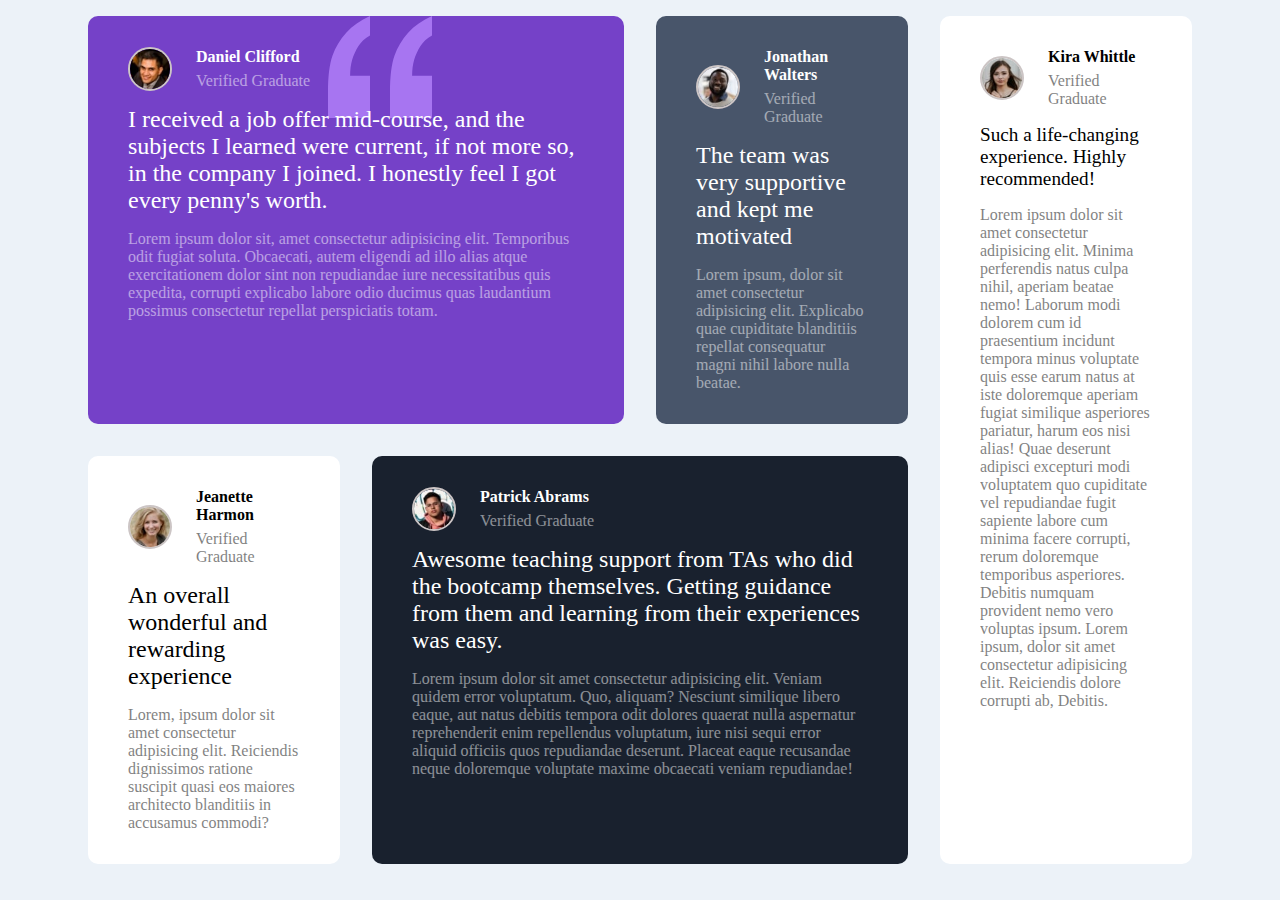
<file: index.html>
<!DOCTYPE html>
<html lang="en">

<head>
  <meta charset="UTF-8">
  <meta http-equiv="X-UA-Compatible" content="IE=edge">
  <meta name="viewport" content="width=device-width, initial-scale=1.0">
  <link rel="stylesheet" href="styles.css">
  <title>Testimonials</title>
</head>

<body>
  <div class="grid-container">

    <div class="card-one">
      <!-- AVATAR -->
      <div class="avatar">
        <img src="images/image-daniel.jpg" alt="Daniel">
        <div class="username">
          <p>Daniel Clifford</p>
          <p>Verified Graduate</p>
        </div>
      </div>
      <p class="feedback">I received a job offer mid-course, and the subjects I learned were current, if not more so, in
        the company I joined. I honestly feel I got every penny's worth.</p>

      <p class="sub-feedback">Lorem ipsum dolor sit, amet consectetur adipisicing elit. Temporibus odit fugiat soluta.
        Obcaecati, autem eligendi ad illo alias atque exercitationem dolor sint non repudiandae iure necessitatibus quis
        expedita, corrupti explicabo labore odio ducimus quas laudantium possimus consectetur repellat perspiciatis
        totam.</p>

    </div>

    <div class="card-two">
      <!-- AVATAR -->
      <div class="avatar">
        <img src="images/image-jonathan.jpg" alt="Jonathan">
        <div class="username">
          <p>Jonathan Walters</p>
          <p>Verified Graduate</p>
        </div>
      </div>
      <p class="feedback">The team was very supportive and kept me motivated</p>

      <p class="sub-feedback">Lorem ipsum, dolor sit amet consectetur adipisicing elit. Explicabo quae cupiditate
        blanditiis repellat consequatur magni nihil labore nulla beatae.</p>
    </div>

    <div class="card-three">
      <!-- AVATAR -->
      <div class="avatar">
        <img src="images/image-kira.jpg" alt="Kira">
        <div class="username">
          <p>Kira Whittle</p>
          <p>Verified Graduate</p>
        </div>
      </div>
      <p class="feedback">Such a life-changing experience. Highly recommended!</p>

      <p class="sub-feedback">Lorem ipsum dolor sit amet consectetur adipisicing elit. Minima perferendis natus culpa nihil, aperiam beatae nemo! Laborum modi dolorem cum id praesentium incidunt tempora minus voluptate quis esse earum natus at iste doloremque aperiam fugiat similique asperiores pariatur, harum eos nisi alias! Quae deserunt adipisci excepturi modi voluptatem quo cupiditate vel repudiandae fugit sapiente labore cum minima facere corrupti, rerum doloremque temporibus asperiores. Debitis numquam provident nemo vero voluptas ipsum. Lorem ipsum, dolor sit amet consectetur adipisicing elit. Reiciendis dolore corrupti ab, Debitis.</p>
    </div>

    <div class="card-four">
      <!-- AVATAR -->
      <div class="avatar">
        <img src="images/image-jeanette.jpg" alt="Jeanette">
        <div class="username">
          <p>Jeanette Harmon</p>
          <p>Verified Graduate</p>
        </div>
      </div>
      <p class="feedback">An overall wonderful and rewarding experience</p>

      <p class="sub-feedback">Lorem, ipsum dolor sit amet consectetur adipisicing elit. Reiciendis dignissimos ratione
        suscipit quasi eos maiores architecto blanditiis in accusamus commodi?</p>
    </div>

    <div class="card-five">
      <!-- AVATAR -->
      <div class="avatar">
        <img src="images/image-patrick.jpg" alt="Patrick">
        <div class="username">
          <p>Patrick Abrams</p>
          <p>Verified Graduate</p>
        </div>
      </div>
      <p class="feedback">Awesome teaching support from TAs who did the bootcamp themselves. Getting guidance from them
        and learning from their experiences was easy.</p>

      <p class="sub-feedback">Lorem ipsum dolor sit amet consectetur adipisicing elit. Veniam quidem error voluptatum.
        Quo, aliquam? Nesciunt similique libero eaque, aut natus debitis tempora odit dolores quaerat nulla aspernatur
        reprehenderit enim repellendus voluptatum, iure nisi sequi error aliquid officiis quos repudiandae deserunt.
        Placeat eaque recusandae neque doloremque voluptate maxime obcaecati veniam repudiandae!</p>
    </div>

  </div>
</body>

</html>
</file>
<file: styles.css>
@import url(https://fonts.google.com/specimen/Barlow+Semi+Condensed);
body{
    background-color: hsl(210, 46%, 95%);
}
.card-one {
    background-color: hsl(263, 55%, 52%);
    background-image: url("images/bg-pattern-quotation.svg");
    background-repeat: no-repeat;
    background-position: top right 12em;
    border-radius: 10px;
    display: flex;
    flex-direction: column;
    align-items: flex-start;
    padding: 1em 2.5em;
    /* THIS */
}

.card-one .avatar {
    display: flex;
    align-items: center;
}

.avatar img {
    height: 2.5em;
    border: 2px #ccc5c5 solid;
    border-radius: 50px;
}

.avatar .username {
    margin-left: 1.5em;
}

.avatar .username :nth-child(1) {
    color: #fff;
    font-weight: bold;
    margin-bottom: -10px;
}

.avatar .username :nth-child(2) {
    color: #fff;
    opacity: 0.5;
}

.feedback {
    color: #fff;
    font-size: 1.5em;
    margin: 0;
}

.sub-feedback {
    color: #fff;
    opacity: 0.5;
}

/* card two */
.card-two {
    background-color: hsl(217, 19%, 35%);
    border-radius: 10px;
    display: flex;
    flex-direction: column;
    align-items: flex-start;
    padding: 1em 2.5em;
    /* THIS */
}

.card-two .avatar {
    display: flex;
    align-items: center;
}

.avatar img {
    height: 2.5em;
    border: 2px #ccc5c5 solid;
    border-radius: 50px;
}

.avatar .username {
    margin-left: 1.5em;
}

.avatar .username :nth-child(1) {
    color: #fff;
    font-weight: bold;
    margin-bottom: -10px;
}

.avatar .username :nth-child(2) {
    color: #fff;
    opacity: 0.5;
}

.feedback {
    color: #fff;
    font-size: 1.5em;
    margin: 0;
}

.sub-feedback {
    color: #fff;
    opacity: 0.5;
}

/* card three */
.card-three {
    background-color: #fff;
    border-radius: 10px;
    display: flex;
    flex-direction: column;
    align-items: flex-start;
    padding: 1em 2.5em;
    /* THIS */
}

.card-three .avatar {
    display: flex;
    align-items: center;
}

.avatar img {
    height: 2.5em;
    border: 2px #ccc5c5 solid;
    border-radius: 50px;
}

.avatar .username {
    margin-left: 1.5em;
}

.card-three .avatar .username :nth-child(1) {
    color: #000;
    font-weight: bold;
    margin-bottom: -10px;
}

.card-three .avatar .username :nth-child(2) {
    color: #000;
    opacity: 0.5;
}

.card-three .feedback {
    color: #000;
    font-size: 1.2em;
    margin: 0;
}

.card-three .sub-feedback {
    color: #000;
    opacity: 0.5;
}

/* card-four */
.card-four {
    background-color: #fff;
    border-radius: 10px;
    display: flex;
    flex-direction: column;
    align-items: flex-start;
    padding: 1em 2.5em;
    /* THIS */
}

.card-four .avatar {
    display: flex;
    align-items: center;
}

.avatar img {
    height: 2.5em;
    border: 2px #ccc5c5 solid;
    border-radius: 50px;
}

.avatar .username {
    margin-left: 1.5em;
}

.card-four .avatar .username :nth-child(1) {
    color: #000;
    font-weight: bold;
    margin-bottom: -10px;
}

.card-four .avatar .username :nth-child(2) {
    color: #000;
    opacity: 0.5;
}

.card-four .feedback {
    color: #000;
    font-size: 1.5em;
    margin: 0;
}

.card-four .sub-feedback {
    color: #000;
    opacity: 0.5;
}

/* card five */
.card-five {
    background-color: hsl(219, 29%, 14%);
    border-radius: 10px;
    display: flex;
    flex-direction: column;
    align-items: flex-start;
    padding: 1em 2.5em;
    /* THIS */
}

.card-five .avatar {
    display: flex;
    align-items: center;
}

.card-five .avatar img {
    height: 2.5em;
    border: 2px #ccc5c5 solid;
    border-radius: 50px;
}

.card-five .avatar .username {
    margin-left: 1.5em;
}

.card-five .avatar .username :nth-child(1) {
    color: #fff;
    font-weight: bold;
    margin-bottom: -10px;
}

.card-five .avatar .username :nth-child(2) {
    color: #fff;
    opacity: 0.5;
}

.card-five .feedback {
    color: #fff;
    font-size: 1.5em;
    margin: 0;
}

.card-five .sub-feedback {
    color: #fff;
    opacity: 0.5;
}

/* END */

/* CSS-GRID in Action */
.grid-container {
    display: grid;
    gap: 2em;
    grid-template-columns: 1fr 1fr 1fr 1fr;
    margin: 1em 5em;
    /* height: fit-content; */
}

.card-one {
    grid-column: 1/3;
}

.card-three {
    grid-column: 4/5;
    grid-row: 1/3;
}

.card-five {
    grid-column: 2/4;
}

/* end */
/* MEDIA QUERY */
@media(max-width: 768px) {
    .grid-container {
        grid-template-columns: 1fr;
        margin-inline: 2em;
    }

    .card-one {
        grid-column: 1;
        background-position: top right 100px;
    }

    /* .card-two{

    } */
    .card-three {
        grid-column: 1;
        grid-row: 5;
    }

    .card-four {
        grid-row: 3;
    }

    .card-five {
        grid-column: 1;
        grid-row: 4;
    }
}
</file>
